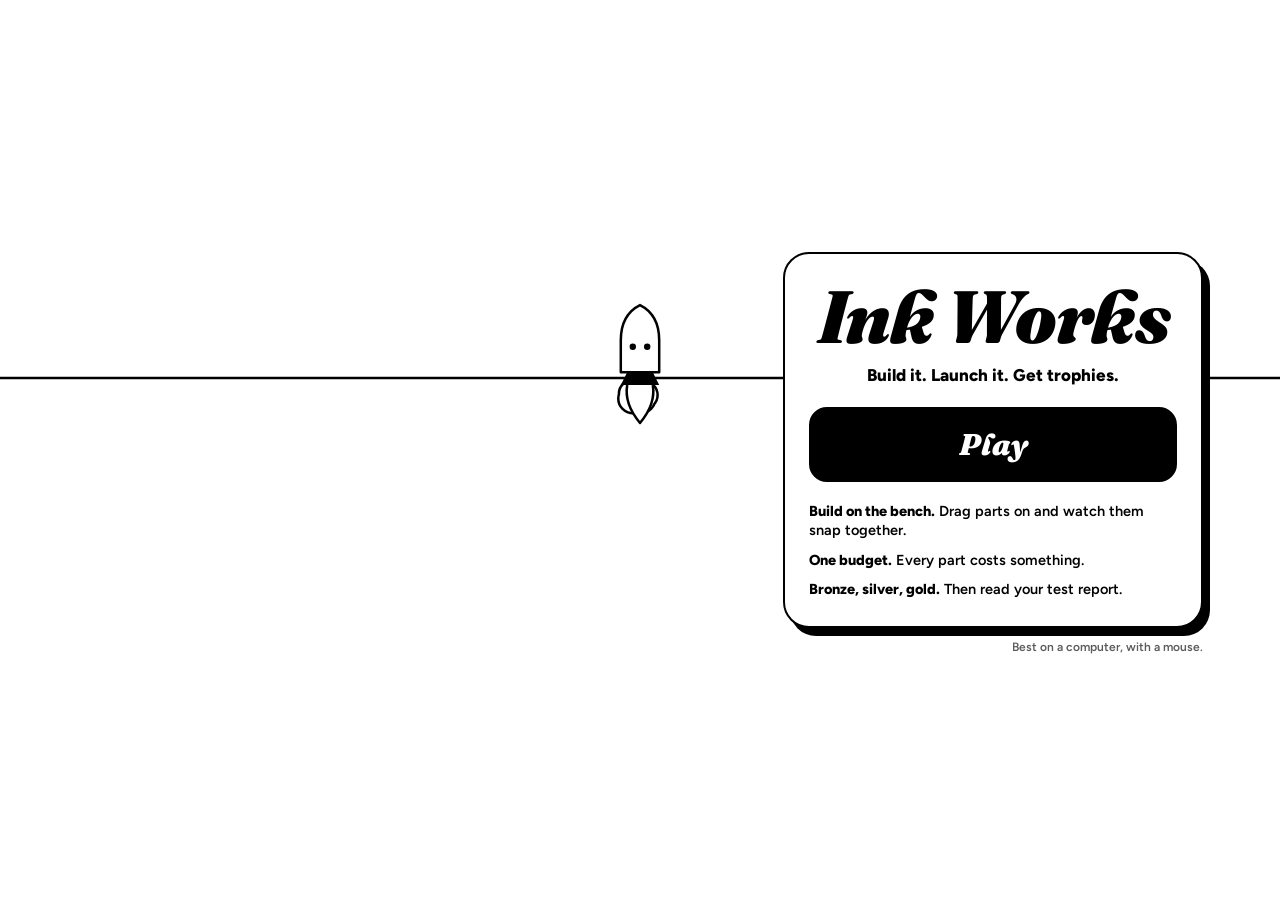
<file: index.html>
<!doctype html>
<html lang="en">
<head>
<meta charset="utf-8">
<meta name="viewport" content="width=device-width, initial-scale=1, viewport-fit=cover">
<title>Ink Works: build it, launch it, get trophies</title>
<meta name="description" content="A game about building machines, drawn in ink in 3D. Build on the bench, launch it, and see how far it goes.">
<meta name="theme-color" content="#ffffff">
<link rel="manifest" href="/manifest.webmanifest">
<link rel="icon" type="image/svg+xml" href="/icons/icon.svg">
<meta name="apple-mobile-web-app-capable" content="yes">
<meta name="mobile-web-app-capable" content="yes">
<meta name="apple-mobile-web-app-title" content="Ink Works">
<meta property="og:type" content="website">
<meta property="og:site_name" content="Ink Works">
<meta property="og:title" content="Ink Works">
<meta property="og:description" content="Build it. Launch it. Get trophies.">
<link rel="preconnect" href="https://fonts.googleapis.com">
<link rel="preconnect" href="https://fonts.gstatic.com" crossorigin>
<link href="https://fonts.googleapis.com/css2?family=Fraunces:ital,opsz,wght@1,9..144,900&family=Figtree:wght@600;800&display=swap" rel="stylesheet">
<style>
:root{--paper:#fff;--ink:#000;--soft:#5c5c5c;--display:"Fraunces",Georgia,serif;--ui:"Figtree",system-ui,-apple-system,"Segoe UI",sans-serif;color-scheme:light;box-sizing:border-box}
@media (prefers-color-scheme:dark){:root:not([data-theme="light"]){--paper:#fff;--ink:#000;--soft:#5c5c5c}}
*,*::before,*::after{box-sizing:inherit}
html,body{margin:0;min-height:100%;background:var(--paper);color:var(--ink);font-family:var(--ui)}
canvas{position:fixed;inset:0;width:100%;height:100%;display:block;z-index:0}
main{position:relative;z-index:1;min-height:100vh;min-height:100dvh;display:grid;place-items:end center;align-content:end;padding:24px 16px calc(env(safe-area-inset-bottom,0px) + 18px)}
@media (min-aspect-ratio:1/1){main{place-items:center end;align-content:center;padding-right:6vw}}
.card{width:min(420px,100%);background:var(--paper);border:2.5px solid var(--ink);border-radius:26px;box-shadow:7px 8px 0 var(--ink);padding:28px 24px 22px;text-align:center;animation:in .8s cubic-bezier(.3,.7,.3,1) both .2s}
@keyframes in{0%{opacity:0;transform:translateY(60px) scale(.8,1.2)}55%{opacity:1;transform:translateY(-8px) scale(1.04,.96)}78%{transform:translateY(2px) scale(.99,1.01)}100%{transform:none}}
h1{font-family:var(--display);font-style:italic;font-weight:900;font-size:clamp(50px,14vw,74px);line-height:.95;margin:0;letter-spacing:-.01em}
.tag{font-weight:800;font-size:17px;margin:12px 0 22px}
.play{display:block;width:100%;background:var(--ink);color:var(--paper);text-decoration:none;border-radius:18px;padding:17px 20px;font-family:var(--display);font-style:italic;font-weight:900;font-size:30px;border:2.5px solid var(--ink);transition:transform .22s cubic-bezier(.34,1.56,.64,1)}
.play:active{transform:scale(1.04,.9)}
.play:focus-visible{outline:3px solid var(--ink);outline-offset:4px}
.feats{list-style:none;padding:0;margin:20px 0 4px;display:grid;gap:10px;text-align:left;font-weight:600;font-size:14.5px;line-height:1.35}
.feats b{font-weight:800}
footer{margin-top:12px;font-size:12px;font-weight:600;color:var(--soft)}
@media (prefers-reduced-motion:reduce){.card{animation:none}}
</style>
</head>
<body>
<canvas id="c" aria-hidden="true"></canvas>
<main>
  <div class="card">
    <h1>Ink Works</h1>
    <p class="tag">Build it. Launch it. Get trophies.</p>
    <a class="play" href="/play/">Play</a>
    <ul class="feats">
      <li><b>Build on the bench.</b> Drag parts on and watch them snap together.</li>
      <li><b>One budget.</b> Every part costs something.</li>
      <li><b>Bronze, silver, gold.</b> Then read your test report.</li>
    </ul>
  </div>
  <footer>Best on a computer, with a mouse.</footer>
</main>
<script>
// a little rocket that keeps launching behind the card
const cv=document.getElementById('c'), g=cv.getContext('2d'); let W,H,D, t=0, puffs=[];
const RM=matchMedia('(prefers-reduced-motion: reduce)').matches;
function size(){ D=Math.min(2,devicePixelRatio||1); W=innerWidth; H=innerHeight; cv.width=W*D; cv.height=H*D; }
addEventListener('resize',size); size();
function rocket(x,y,s,fl){ g.save(); g.translate(x,y); g.scale(s,s); g.lineWidth=2.5/s; g.strokeStyle='#000'; g.lineJoin='round';
  if(fl){ g.beginPath(); g.moveTo(-8,20); g.quadraticCurveTo(-10,20+fl*.5,0,20+fl); g.quadraticCurveTo(10,20+fl*.5,8,20); g.fillStyle='#fff'; g.fill(); g.stroke(); }
  g.beginPath(); g.moveTo(-8,12); g.lineTo(-12,20); g.lineTo(12,20); g.lineTo(8,12); g.fillStyle='#000'; g.fill();
  g.beginPath(); g.moveTo(-12,12); g.lineTo(-12,-8); g.quadraticCurveTo(-12,-24,0,-30); g.quadraticCurveTo(12,-24,12,-8); g.lineTo(12,12); g.closePath(); g.fillStyle='#fff'; g.fill(); g.stroke();
  [-4.5,4.5].forEach(e=>{ g.beginPath(); g.arc(e,-4,2,0,7); g.fillStyle='#000'; g.fill(); }); g.restore(); }
function frame(){ t+=1/60; const cyc=RM?0:t%5, gy=H*.42, x=W*.5;
  const lift=cyc<1?0:Math.pow(cyc-1,2.2)*60, y=gy-24-lift;
  if(!RM&&cyc>.7&&cyc<4.2) puffs.push({x:x+(Math.random()-.5)*8,y:y+34,vx:(Math.random()-.5)*40,vy:20+Math.random()*30,r:4,a:0});
  puffs.forEach(p=>{ p.a+=1/60; p.x+=p.vx/60; p.y+=p.vy/60; p.vy*=.95; }); puffs=puffs.filter(p=>p.a<1.4);
  g.setTransform(D,0,0,D,0,0); g.fillStyle='#fff'; g.fillRect(0,0,W,H);
  g.lineWidth=2.5; g.strokeStyle='#000'; g.beginPath(); g.moveTo(0,gy); g.lineTo(W,gy); g.stroke();
  const rad=p=>(p.r+14*Math.sqrt(p.a))*(p.a>1?Math.max(0,1.4-p.a)/.4:1);
  g.beginPath(); puffs.forEach(p=>{ const r=rad(p)+2.5; g.moveTo(p.x+r,p.y); g.arc(p.x,p.y,r,0,7); }); g.fillStyle='#000'; g.fill();
  g.beginPath(); puffs.forEach(p=>{ const r=rad(p); g.moveTo(p.x+r,p.y); g.arc(p.x,p.y,r,0,7); }); g.fillStyle='#fff'; g.fill();
  const sq=cyc<1&&cyc>.5?1-.12*Math.sin((cyc-.5)*2*Math.PI):1;
  g.save(); g.translate(x,y+20); g.scale(2-sq,sq); rocket(0,-20,1.6,cyc>.9&&cyc<4.2?18+Math.random()*12:0); g.restore();
  requestAnimationFrame(frame); }
frame();
if('serviceWorker' in navigator&&location.protocol==='https:') navigator.serviceWorker.register('/sw.js').catch(()=>{});
</script>
</body>
</html>
</file>
